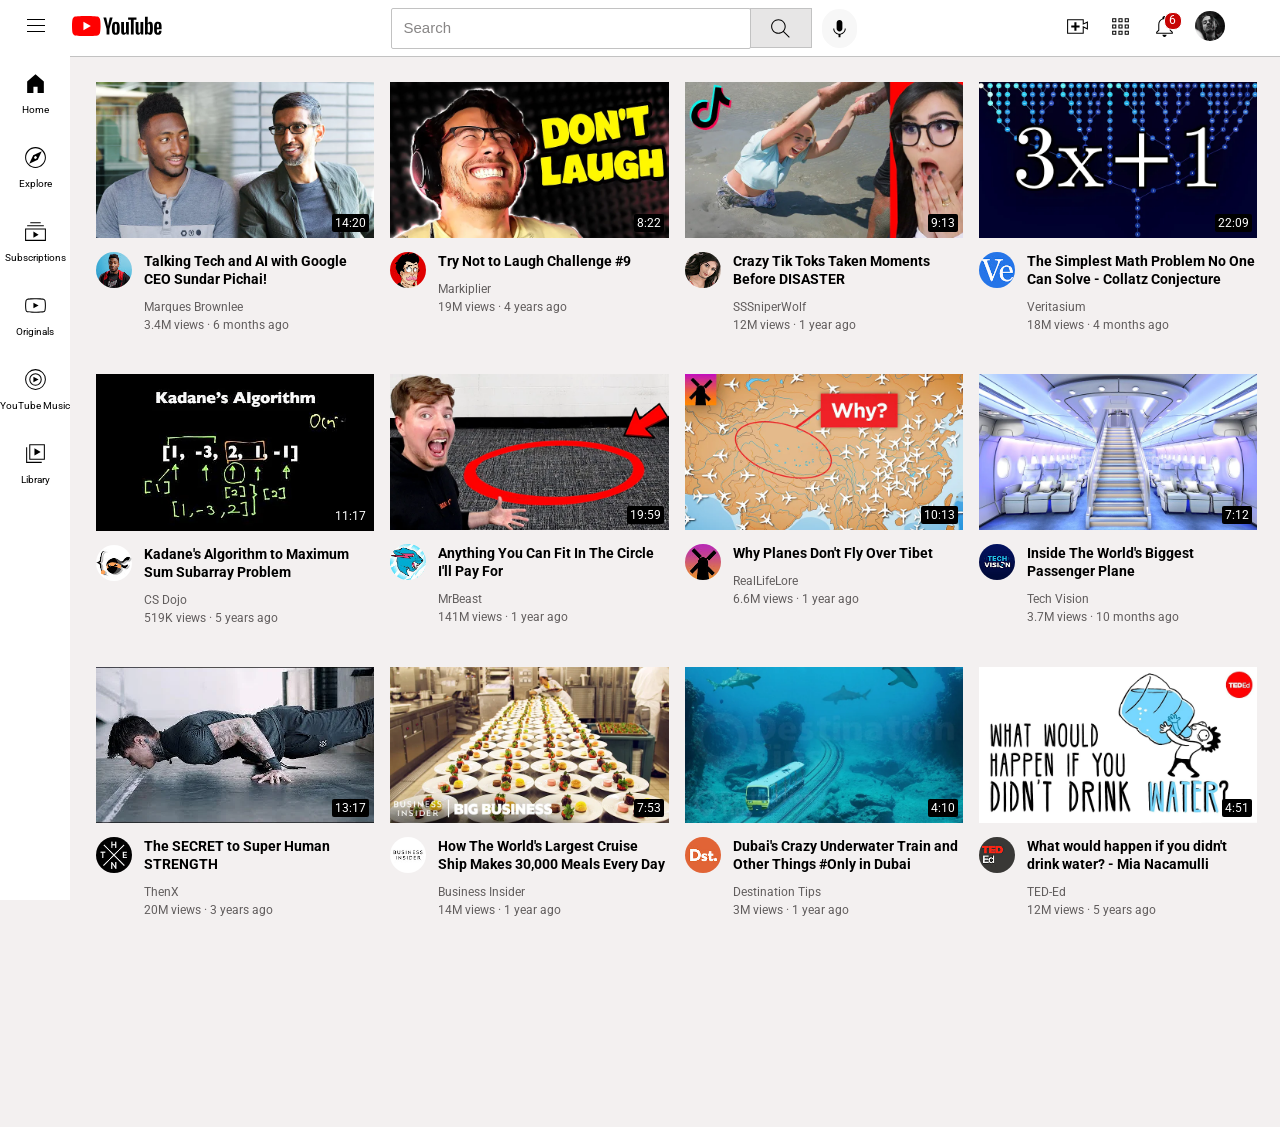
<file: index.html>
<!DOCTYPE html>
<html>

<head>
    <title>Youtube Clone</title>
    <link rel="stylesheet" href="ytGeneral.css">
    <link rel="stylesheet" href="ytHeader.css">
    <link rel="stylesheet" href="ytSidebar.css">
    <link rel="preconnect" href="https://fonts.googleapis.com">
    <link rel="preconnect" href="https://fonts.gstatic.com" crossorigin>
    <link
        href="https://fonts.googleapis.com/css2?family=Montserrat:wght@400;700&family=Roboto:wght@100;300;400;500;700&display=swap"
        rel="stylesheet">
</head>

<body>
    <div class="header">
        <div class="left-section">
            <div class="menu-img">
                <img src="ytIcons/hamburger-menu.svg">
            </div>
            <div class="logo-img">
                <img src="ytIcons/youtube-logo.svg">
            </div>
        </div>
        <div class="middle-section">
            <div class="searchbox-div">
                <input class="searchbox" type="text" placeholder="Search">
            </div>
            <div class="search-icon">
                <img  src="ytIcons/search.svg">
                <div class="tool-tip">Search</div>
            </div>
            <div class="voice-search">
                <img src="ytIcons/voice-search-icon.svg">
                <div class="tool-tip">Search with your voice</div>
            </div>
        </div>
        <div class="right-section">
            <div class="create-div">
                <img class="create" src="ytIcons/upload.svg">
                <div class="tool-tip">Create</div>
            </div>
            <div class="apps-div">
                <img class="apps" src="ytIcons/youtube-apps.svg">
                <div class="tool-tip">YouTube apps</div>
            </div>
            <div class="notifications-div">
                <img class="notifications" src="ytIcons/notifications.svg">
                <div class="notifications-count">6</div>
                <div class="tool-tip">Notifications</div>
            </div>
            <div class="my-channel-div"> 
                <img class="my-channel" src="ytIcons/my-channel1.jpg">
            </div>
        </div>
    </div>

    <div class="sidebar">
        <div class="icon-div">
            <img class="icon" src="ytIcons/home.svg">
            <div class="icon-name">Home</div>
        </div>
        <div class="icon-div">
            <img class="icon" src="ytIcons/explore.svg">
            <div class="icon-name">Explore</div>
        </div>
        <div class="icon-div">
            <img class="icon" src="ytIcons/subscriptions.svg">
            <div class="icon-name">Subscriptions</div>
        </div>
        <div class="icon-div">
            <img class="icon" src="ytIcons/originals.svg">
            <div class="icon-name" >Originals</div>
        </div>
        <div class="icon-div">
            <img class="icon" src="ytIcons/youtube-music.svg">
            <div class="icon-name">YouTube Music</div>
        </div>
        <div class="icon-div">
            <img class="icon" src="ytIcons/library.svg">
            <div class="icon-name">Library</div>
        </div>
    </div>


    <div class="outer-grid">
        <div class="individual-videos">
            <div class="thumbnail-div">
                <img class="thumbnail" src="ytVideothumbnails/thumbnail-1.webp">
                <div class="video-length">14:20</div>
            </div>
            <div class="description-div">
                <div class="channel-pic-div">
                    <img class="channel-pic" src="ytChannelpictures/channel-1.jpeg">
                </div>
                <div class="infos-div">
                    <div class="video-title">
                        Talking Tech and AI with Google CEO Sundar Pichai!
                    </div>
                    <div class="channel-name">
                        Marques Brownlee
                    </div>
                    <div class="views">
                        3.4M views &#183; 6 months ago
                    </div>
                </div>
            </div>
        </div>



        <div class="individual-videos">
            <div class="thumbnail-div">
                <img class="thumbnail" src="ytVideothumbnails/thumbnail-2.webp">
                <div class="video-length">8:22</div>
            </div>
            <div class="description-div">
                <div class="channel-pic-div">
                    <img class="channel-pic" src="ytChannelpictures/channel-2.jpeg">
                </div>
                <div class="infos-div">
                    <div class="video-title">
                        Try Not to Laugh Challenge #9
                    </div>
                    <div class="channel-name">
                        Markiplier
                    </div>
                    <div class="views">
                        19M views &#183; 4 years ago
                    </div>
                </div>
            </div>
        </div>



        <div class="individual-videos">
            <div class="thumbnail-div">
                <img class="thumbnail" src="ytVideothumbnails/thumbnail-3.webp">
                <div class="video-length">9:13</div>
            </div>
            <div class="description-div">
                <div class="channel-pic-div">
                    <img class="channel-pic" src="ytChannelpictures/channel-3.jpeg">
                </div>
                <div class="infos-div">
                    <div class="video-title">
                        Crazy Tik Toks Taken Moments Before DISASTER
                    </div>
                    <div class="channel-name">
                        SSSniperWolf
                    </div>
                    <div class="views">
                        12M views &#183; 1 year ago
                    </div>
                </div>
            </div>
        </div>

        <div class="individual-videos">
            <div class="thumbnail-div">
                <img class="thumbnail" src="ytVideothumbnails/thumbnail-4.webp">
                <div class="video-length">22:09</div>
            </div>
            <div class="description-div">
                <div class="channel-pic-div">
                    <img class="channel-pic" src="ytChannelpictures/channel-4.jpeg">
                </div>
                <div class="infos-div">
                    <div class="video-title">
                        The Simplest Math Problem No One Can Solve - Collatz Conjecture
                    </div>
                    <div class="channel-name">
                        Veritasium
                    </div>
                    <div class="views">
                        18M views &#183; 4 months ago
                    </div>
                </div>
            </div>
        </div>

        <div class="individual-videos">
            <div class="thumbnail-div">
                <img class="thumbnail" src="ytVideothumbnails/thumbnail-5.webp">
                <div class="video-length">11:17</div>
            </div>
            <div class="description-div">
                <div class="channel-pic-div">
                    <img class="channel-pic" src="ytChannelpictures/channel-5.jpeg">
                </div>
                <div class="infos-div">
                    <div class="video-title">
                        Kadane's Algorithm to Maximum Sum Subarray Problem
                    </div>
                    <div class="channel-name">
                        CS Dojo
                    </div>
                    <div class="views">
                        519K views &#183; 5 years ago
                    </div>
                </div>
            </div>
        </div>

        <div class="individual-videos">
            <div class="thumbnail-div">
                <img class="thumbnail" src="ytVideothumbnails/thumbnail-6.webp">
                <div class="video-length">19:59</div>
            </div>
            <div class="description-div">
                <div class="channel-pic-div">
                    <img class="channel-pic" src="ytChannelpictures/channel-6.jpeg">
                </div>
                <div class="infos-div">
                    <div class="video-title">
                        Anything You Can Fit In The Circle I'll Pay For
                    </div>
                    <div class="channel-name">
                        MrBeast
                    </div>
                    <div class="views">
                        141M views &#183; 1 year ago
                    </div>
                </div>
            </div>
        </div>

        <div class="individual-videos">
            <div class="thumbnail-div">
                <img class="thumbnail" src="ytVideothumbnails/thumbnail-7.webp">
                <div class="video-length">10:13</div>
            </div>
            <div class="description-div">
                <div class="channel-pic-div">
                    <img class="channel-pic" src="ytChannelpictures/channel-7.jpeg">
                </div>
                <div class="infos-div">
                    <div class="video-title">
                        Why Planes Don't Fly Over Tibet
                    </div>
                    <div class="channel-name">
                        RealLifeLore
                    </div>
                    <div class="views">
                        6.6M views &#183; 1 year ago
                    </div>
                </div>
            </div>
        </div>

        <div class="individual-videos">
            <div class="thumbnail-div">
                <img class="thumbnail" src="ytVideothumbnails/thumbnail-8.webp">
                <div class="video-length">7:12</div>
            </div>
            <div class="description-div">
                <div class="channel-pic-div">
                    <img class="channel-pic" src="ytChannelpictures/channel-8.jpeg">
                </div>
                <div class="infos-div">
                    <div class="video-title">
                        Inside The World's Biggest Passenger Plane
                    </div>
                    <div class="channel-name">
                        Tech Vision
                    </div>
                    <div class="views">
                        3.7M views &#183; 10 months ago
                    </div>
                </div>
            </div>
        </div>

        <div class="individual-videos">
            <div class="thumbnail-div">
                <img class="thumbnail" src="ytVideothumbnails/thumbnail-9.webp">
                <div class="video-length">13:17</div>
            </div>
            <div class="description-div">
                <div class="channel-pic-div">
                    <img class="channel-pic" src="ytChannelpictures/channel-9.jpeg">
                </div>
                <div class="infos-div">
                    <div class="video-title">
                        The SECRET to Super Human STRENGTH
                    </div>
                    <div class="channel-name">
                        ThenX
                    </div>
                    <div class="views">
                        20M views &#183; 3 years ago
                    </div>
                </div>
            </div>
        </div>

        <div class="individual-videos">
            <div class="thumbnail-div">
                <img class="thumbnail" src="ytVideothumbnails/thumbnail-10.webp">
                <div class="video-length">7:53</div>
            </div>
            <div class="description-div">
                <div class="channel-pic-div">
                    <img class="channel-pic" src="ytChannelpictures/channel-10.jpeg">
                </div>
                <div class="infos-div">
                    <div class="video-title">
                        How The World's Largest Cruise Ship Makes 30,000 Meals Every Day
                    </div>
                    <div class="channel-name">
                        Business Insider
                    </div>
                    <div class="views">
                        14M views &#183; 1 year ago
                    </div>
                </div>
            </div>
        </div>

        <div class="individual-videos">
            <div class="thumbnail-div">
                <img class="thumbnail" src="ytVideothumbnails/thumbnail-11.webp">
                <div class="video-length">4:10</div>
            </div>
            <div class="description-div">
                <div class="channel-pic-div">
                    <img class="channel-pic" src="ytChannelpictures/channel-11.jpeg">
                </div>
                <div class="infos-div">
                    <div class="video-title">
                        Dubai's Crazy Underwater Train and Other Things #Only in Dubai
                    </div>
                    <div class="channel-name">
                        Destination Tips
                    </div>
                    <div class="views">
                        3M views &#183; 1 year ago
                    </div>
                </div>
            </div>
        </div>

        <div class="individual-videos">
            <div class="thumbnail-div">
                <img class="thumbnail" src="ytVideothumbnails/thumbnail-12.webp">
                <div class="video-length">4:51</div>
            </div>
            <div class="description-div">
                <div class="channel-pic-div">
                    <img class="channel-pic" src="ytChannelpictures/channel-12.jpeg">
                </div>
                <div class="infos-div">
                    <div class="video-title">
                        What would happen if you didn't drink water? - Mia Nacamulli
                    </div>
                    <div class="channel-name">
                        TED-Ed
                    </div>
                    <div class="views">
                        12M views &#183; 5 years ago
                    </div>
                </div>
            </div>
        </div>


    </div>

</body>

</html>
</file>
<file: ytGeneral.css>
body {
    padding-top:74px;
    padding-left:88px;
    padding-bottom: 200px;
    background-color: rgb(243, 240, 240);
    font-family:'Roboto', arial;
}

.outer-grid {
    display: grid;
    grid-template-columns: 1fr 1fr 1fr 1fr;
    column-gap: 16px;
    row-gap:40px;
    padding-right:15px;
}
@media (max-width:750px){
    .outer-grid{
        grid-template-columns:1fr 1fr;
    }
}
@media(min-width:1000px){
    .outer-grid{
        grid-template-columns:1fr 1fr 1fr 1fr;
    }
}
@media(min-width:751px)and (max-width:1001px){
    .outer-grid{
        grid-template-columns:1fr 1fr 1fr;
    }
}

.individual-videos {
    display: flex;
    flex-direction: column;
}

.thumbnail-div {
    margin-bottom: 10px;
    position:relative;
    .video-length{
        position:absolute;
        background-color:black;
        color:white;
        right:5px;
        bottom:10px;
        font-size:12px;
        padding:2px 3px;
        border-radius:2px;
    }
}

.thumbnail {
    width: 100%;
}

.description-div {
    display: flex;
    flex-direction: row;
    line-height:18px;
}

.channel-pic {
    width: 36px;
    border-radius: 18px;
}
.infos-div {
    margin-left:12px;

}
.video-title{
    font-weight:bold;
    font-size:14px;
    line-height:18px;
    margin-bottom:10px;
}
.channel-name,.views{
    font-size:12px;
    color:rgb(97, 93, 93);
}
.thumbnail,.channel-pic,.video-title,.channel-name{
    cursor:pointer;
}
</file>
<file: ytHeader.css>
.header {
    display: flex;
    justify-content: space-between;
    align-items: center;
    position: fixed;
    z-index: 1000;
    top: 0px;
    left: 0px;
    right: 0px;
    height: 56px;
    background-color: white;
    border-bottom-style: solid;
    border-bottom-width: 1px;
    border-bottom-color: rgb(194, 194, 194);
}

.left-section,
.middle-section,
.right-section {
    display: flex;
    justify-content: center;
    align-items: center;
}

.left-section {
    margin-right: 50px;
}

.menu-img {
    width: 24px;
    margin-right: 24px;
    margin-left: 24px;
}

.logo-img {
    width: 90px;
}

.middle-section {
    flex: 1;
}

.searchbox-div {
    display: flex;
    flex: 1;
    max-width: 360px;
}

.searchbox {
    flex: 1;
    height: 37px;
    border-color: rgb(194, 194, 194);
    border-style: solid;
    border-width: 1px;
    border-radius: 2px;
}

.searchbox::placeholder {
    padding-left: 10px;
    color: rgb(136, 134, 134);
    font-size: 15px;
}


.search-icon {
    display: flex;
    justify-content: center;
    align-items: center;
    width: 60px;
    height: 38px;
    border-style: solid;
    border-width: 1px;
    border-color: rgb(194 194 194);
    background-color: rgb(231, 230, 230);
    margin-left: -1px;
    position: relative;
}


.search-icon img {
    width: 25px;
}

.voice-search {
    display: flex;
    justify-content: center;
    align-items: center;
    margin-left: 10px;
    height: 39px;
    width: 35px;
    background-color: rgb(247, 247, 247);
    border-radius: 17.5px;
    position: relative;
    
}


.voice-search img {
    height: 23px;
}

.right-section {
    display: flex;
    justify-content: space-between;
    align-items: center;
    width: 160px;
    margin-right: 55px;
    margin-left: 30px;
}

.create,
.apps,
.notifications {
    width: 25px;
    margin-right: 18px;
}

.create-div,
.apps-div {
    position: relative;
}

.my-channel {
    width: 30px;
    border-radius: 15px;
}

.notifications-div {
    position: relative;

    .notifications-count {
        position: absolute;
        top: -2px;
        right: 13px;
        background-color: rgb(199, 4, 4);
        color: white;
        font-size: 12px;
        width: 16px;
        height: 16px;
        text-align: center;
        border-radius: 8px;
        border-style: solid;
        border-width: 1.5px;
        border-color: white;
    }
}

.menu-img,
.logo-img,
.search-icon img,
.voice-search img,
.create,
.apps,
.notifications,
.my-channel {
    cursor: pointer;
}

.tool-tip {
    color: white;
    background-color: gray;
    padding: 5px 3px;
    font-size: 12px;
    border: none;
    border-radius: 2px;
    white-space: nowrap;
    position: absolute;
    bottom: -34px;
    opacity: 0;
    transition: opacity 0.15s;
    pointer-events: none;
}

.search-icon:hover .tool-tip,
.voice-search:hover .tool-tip,
.create-div:hover .tool-tip,
.apps-div:hover .tool-tip,
.notifications-div:hover .tool-tip {
    opacity:1;
}
</file>
<file: ytSidebar.css>
.sidebar{
    display:flex;
    flex-direction:column;
    justify-content:start;
    align-items:center;
    position:fixed;
    top:54px;
    left:0px;
    bottom:0px;
    width:70px;
    background-color:white;
    padding-top:2px;
    z-index:1001;
}
.icon-div{
    width:70px;
    padding-top:15px;
    padding-bottom:15px;
    display:flex;
    flex-direction:column;
    justify-content:center;
    align-items:center;
    margin-top:0px;
    transition-duration: 0.15s;
    cursor:pointer;
}
.sidebar div:hover{
    background-color:rgba(171, 169, 169, 0.25);
}
.icon{
    height:25px;
    margin-bottom:8px;
}
.icon-name{
    font-size:10px;
    pointer-events:none;
}
</file>
